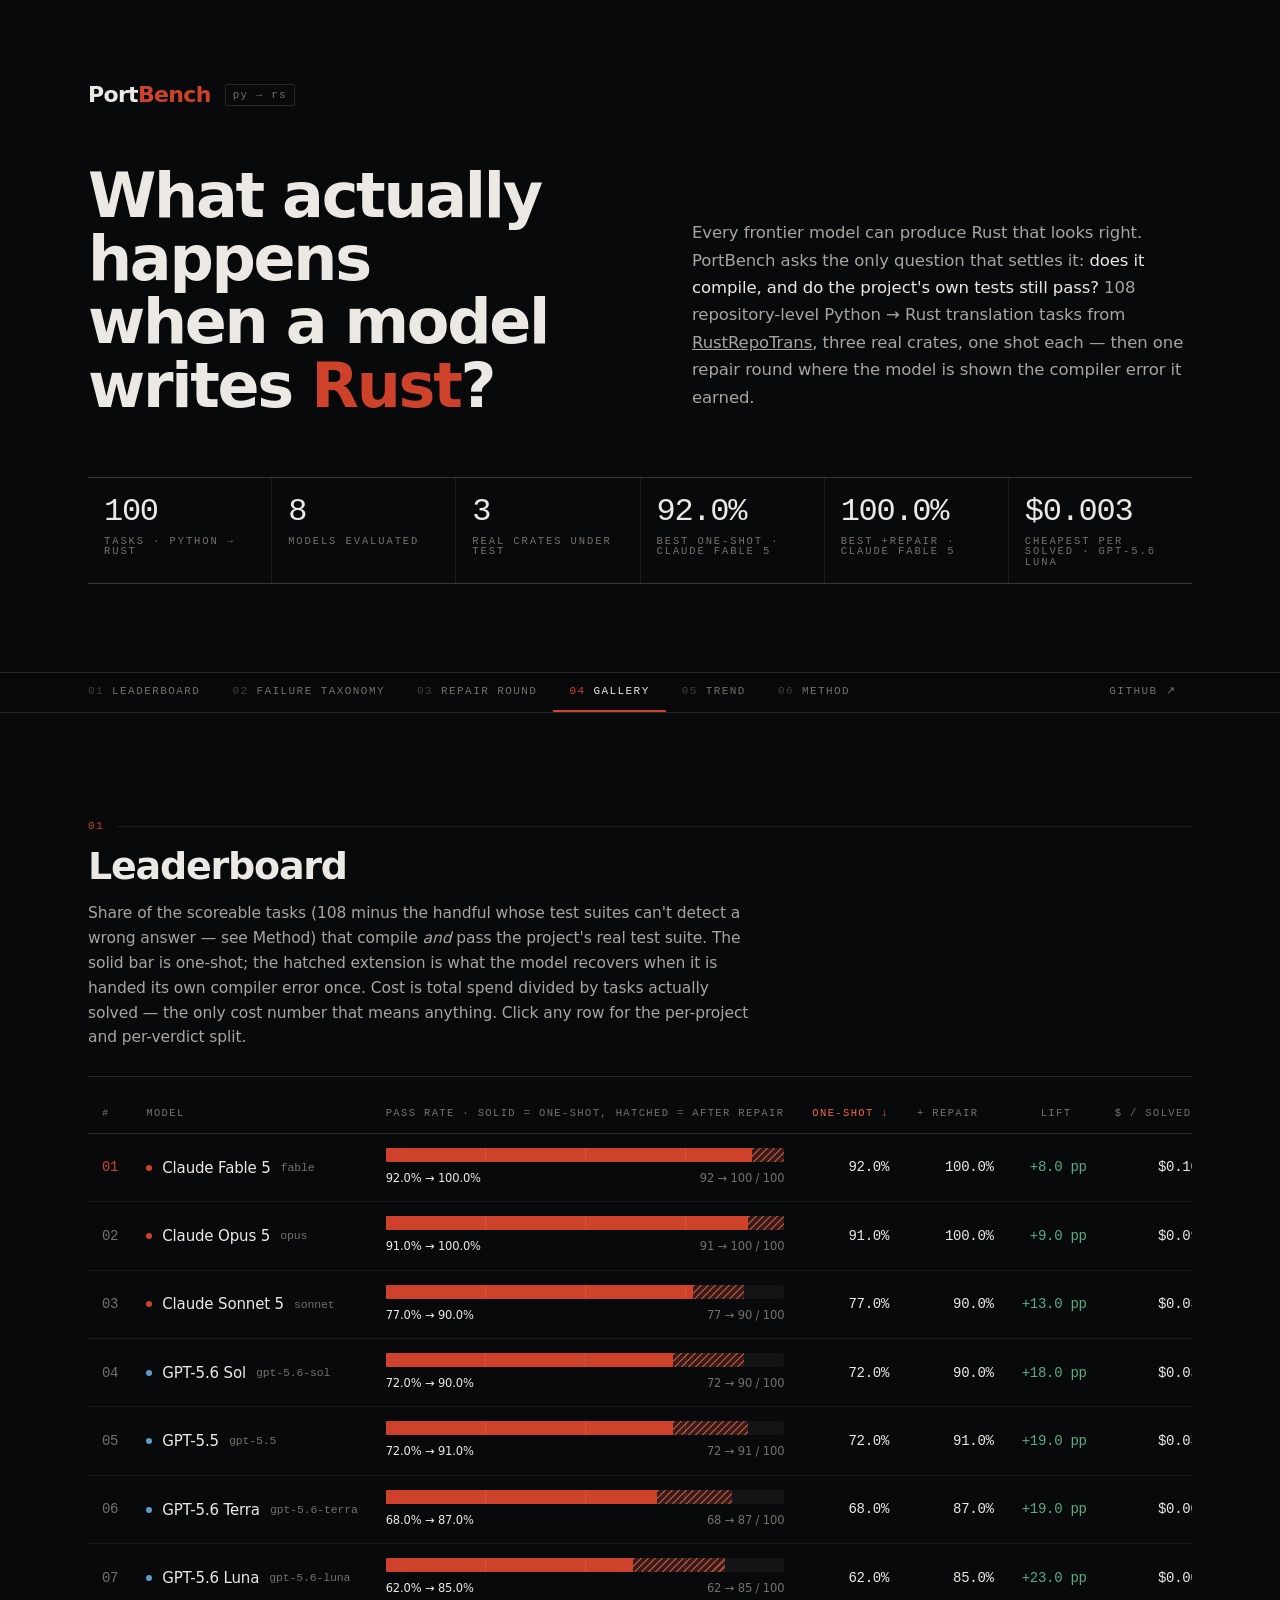
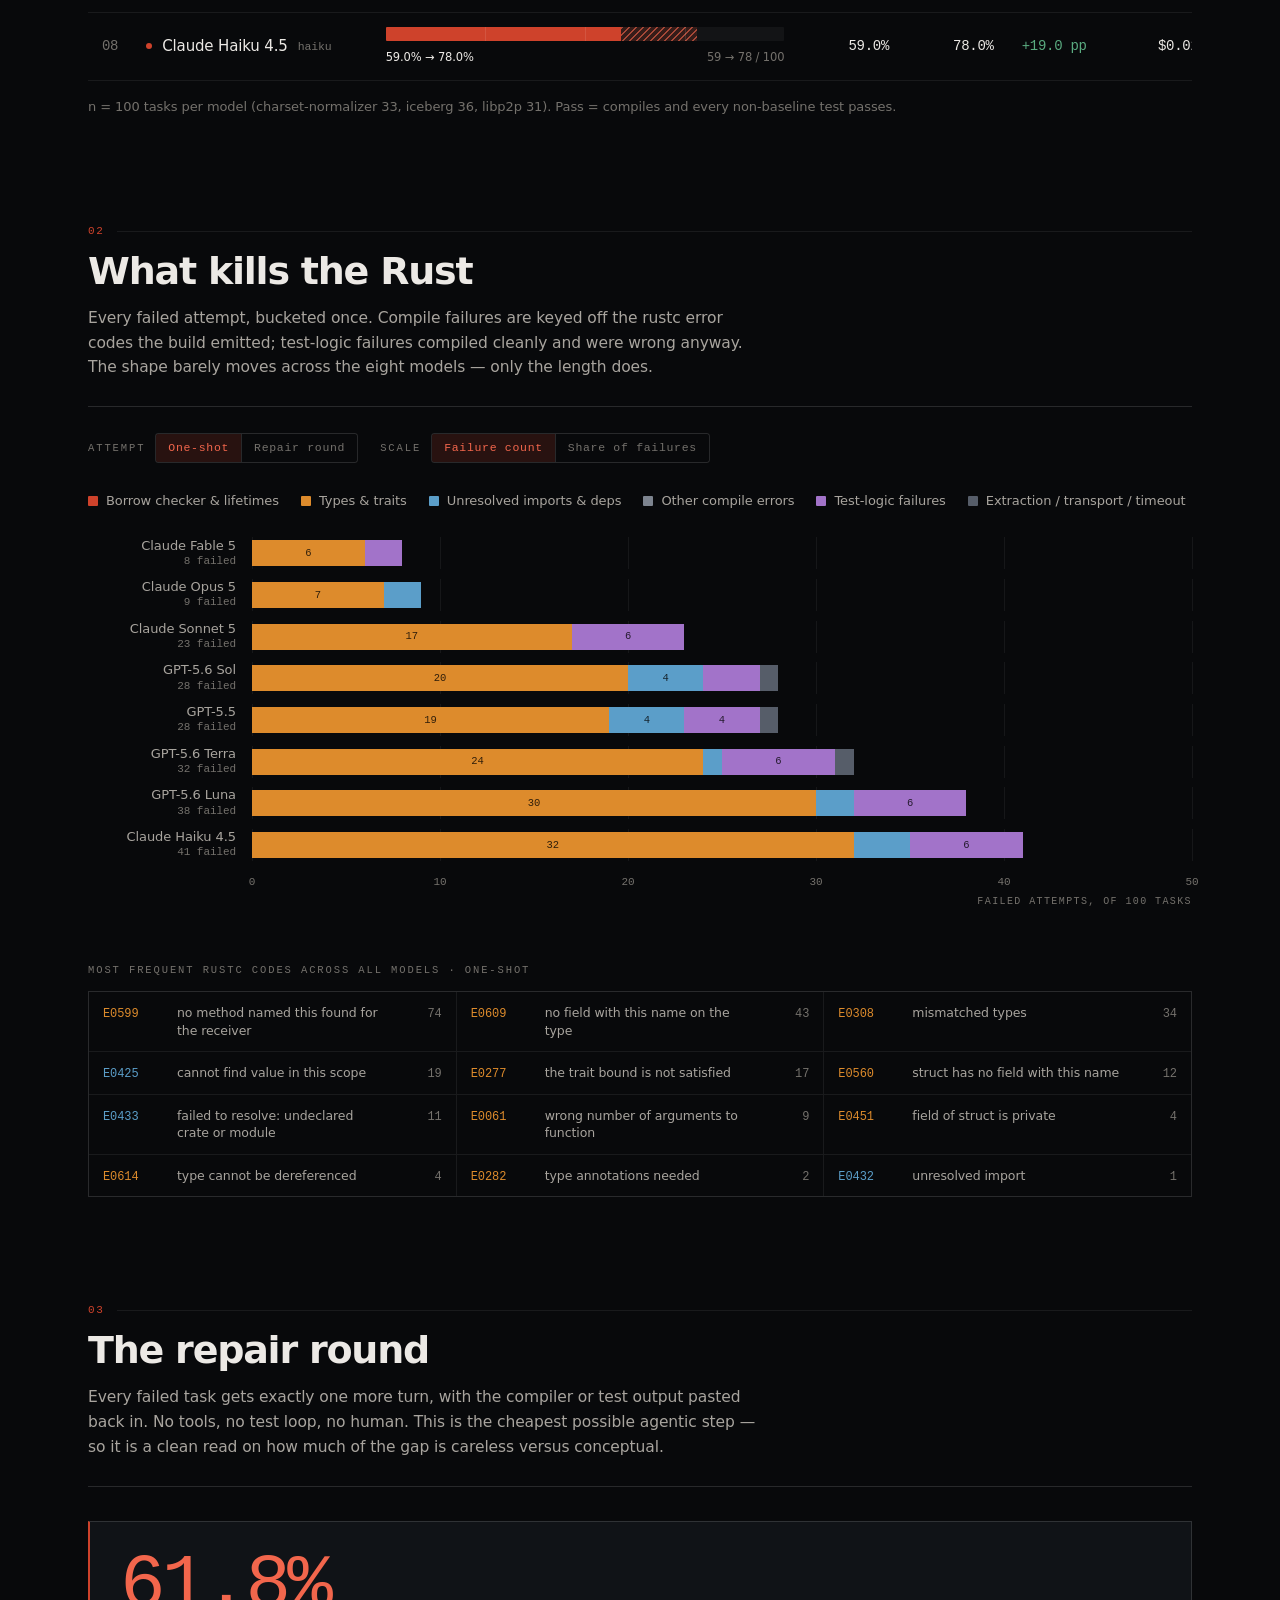
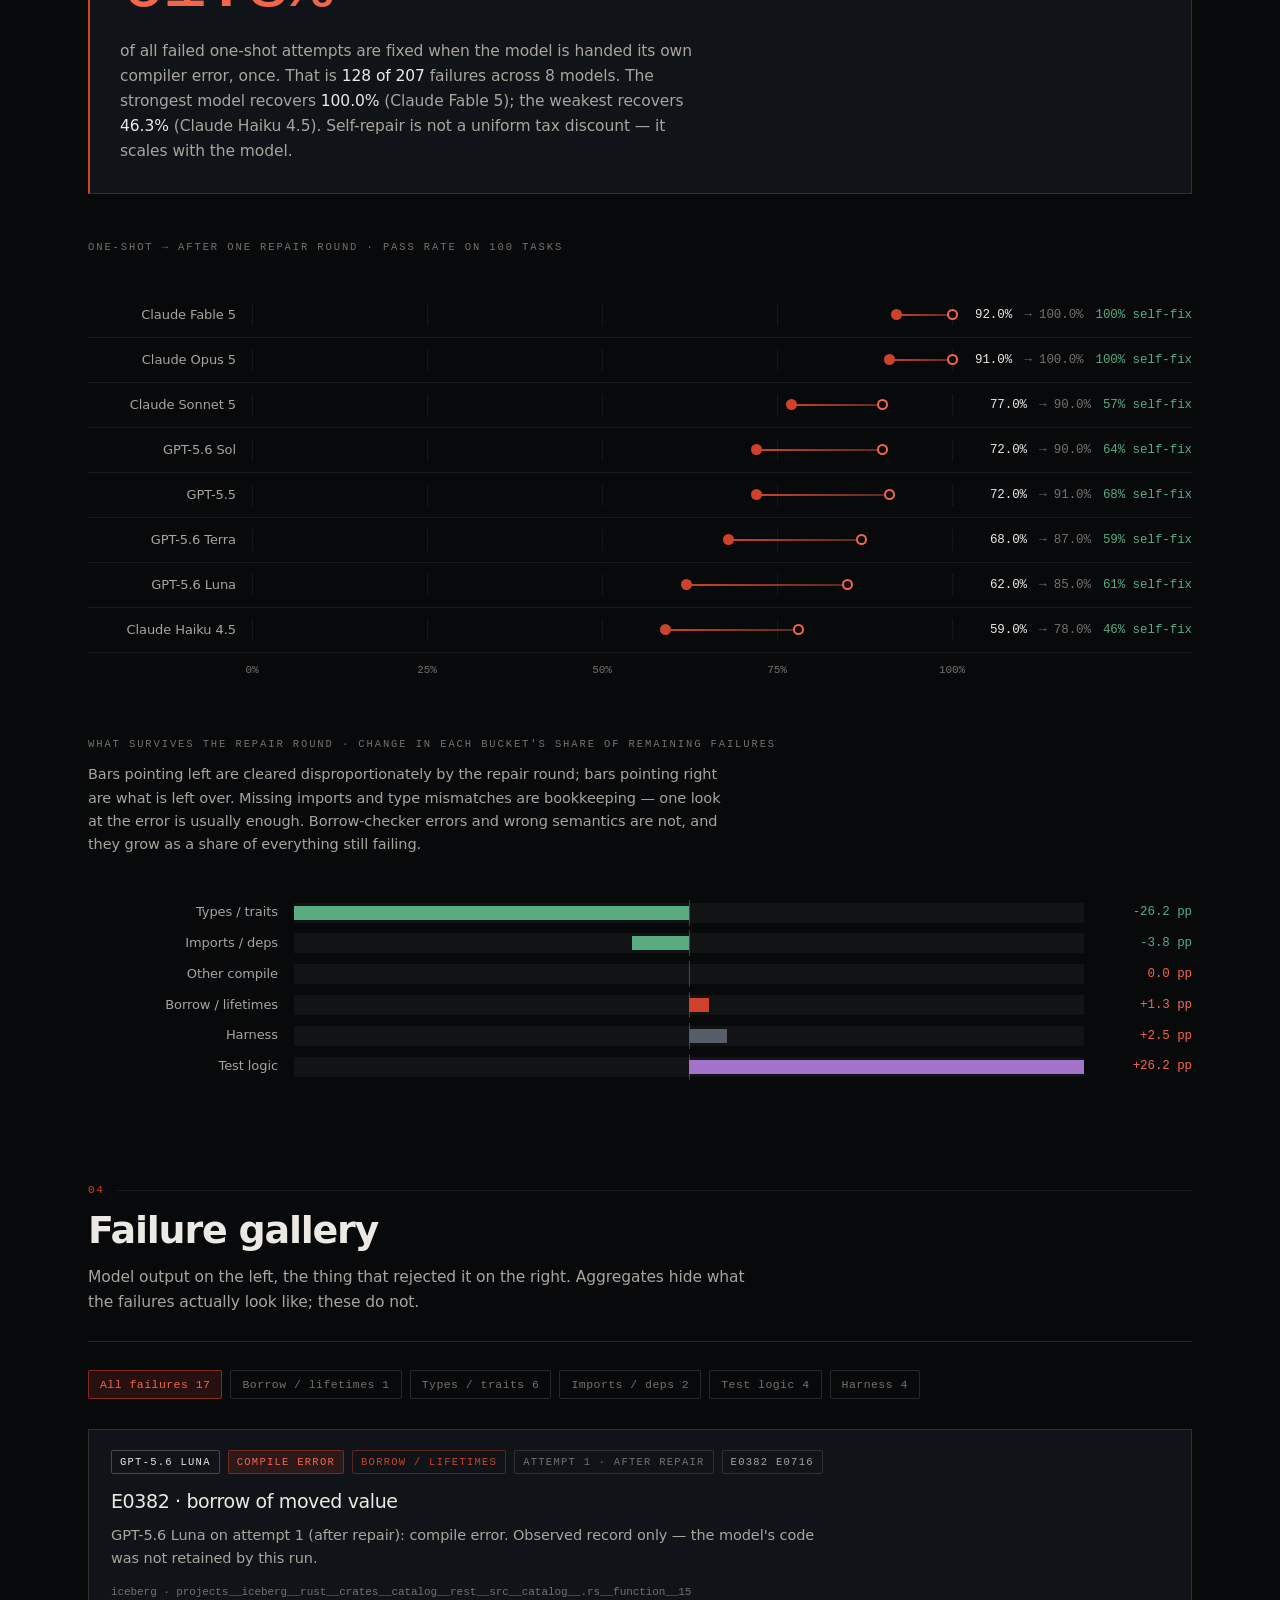
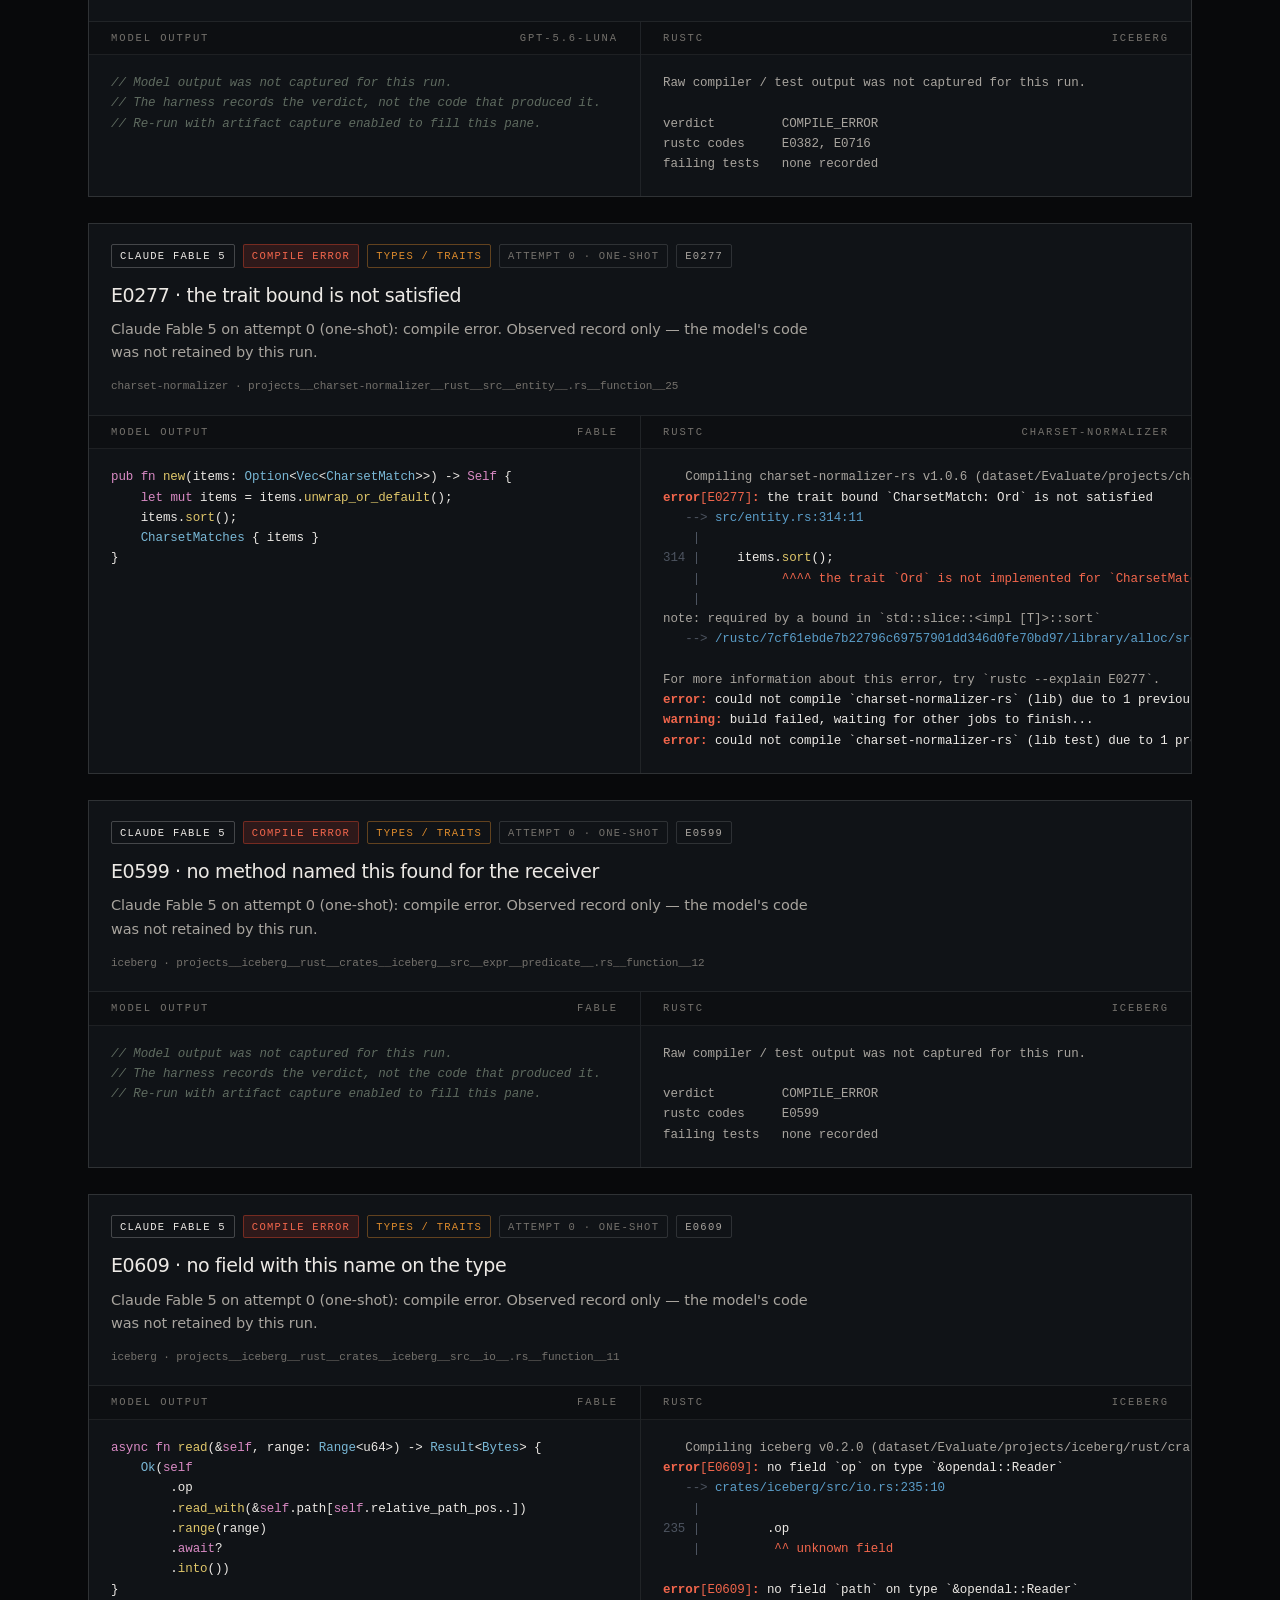
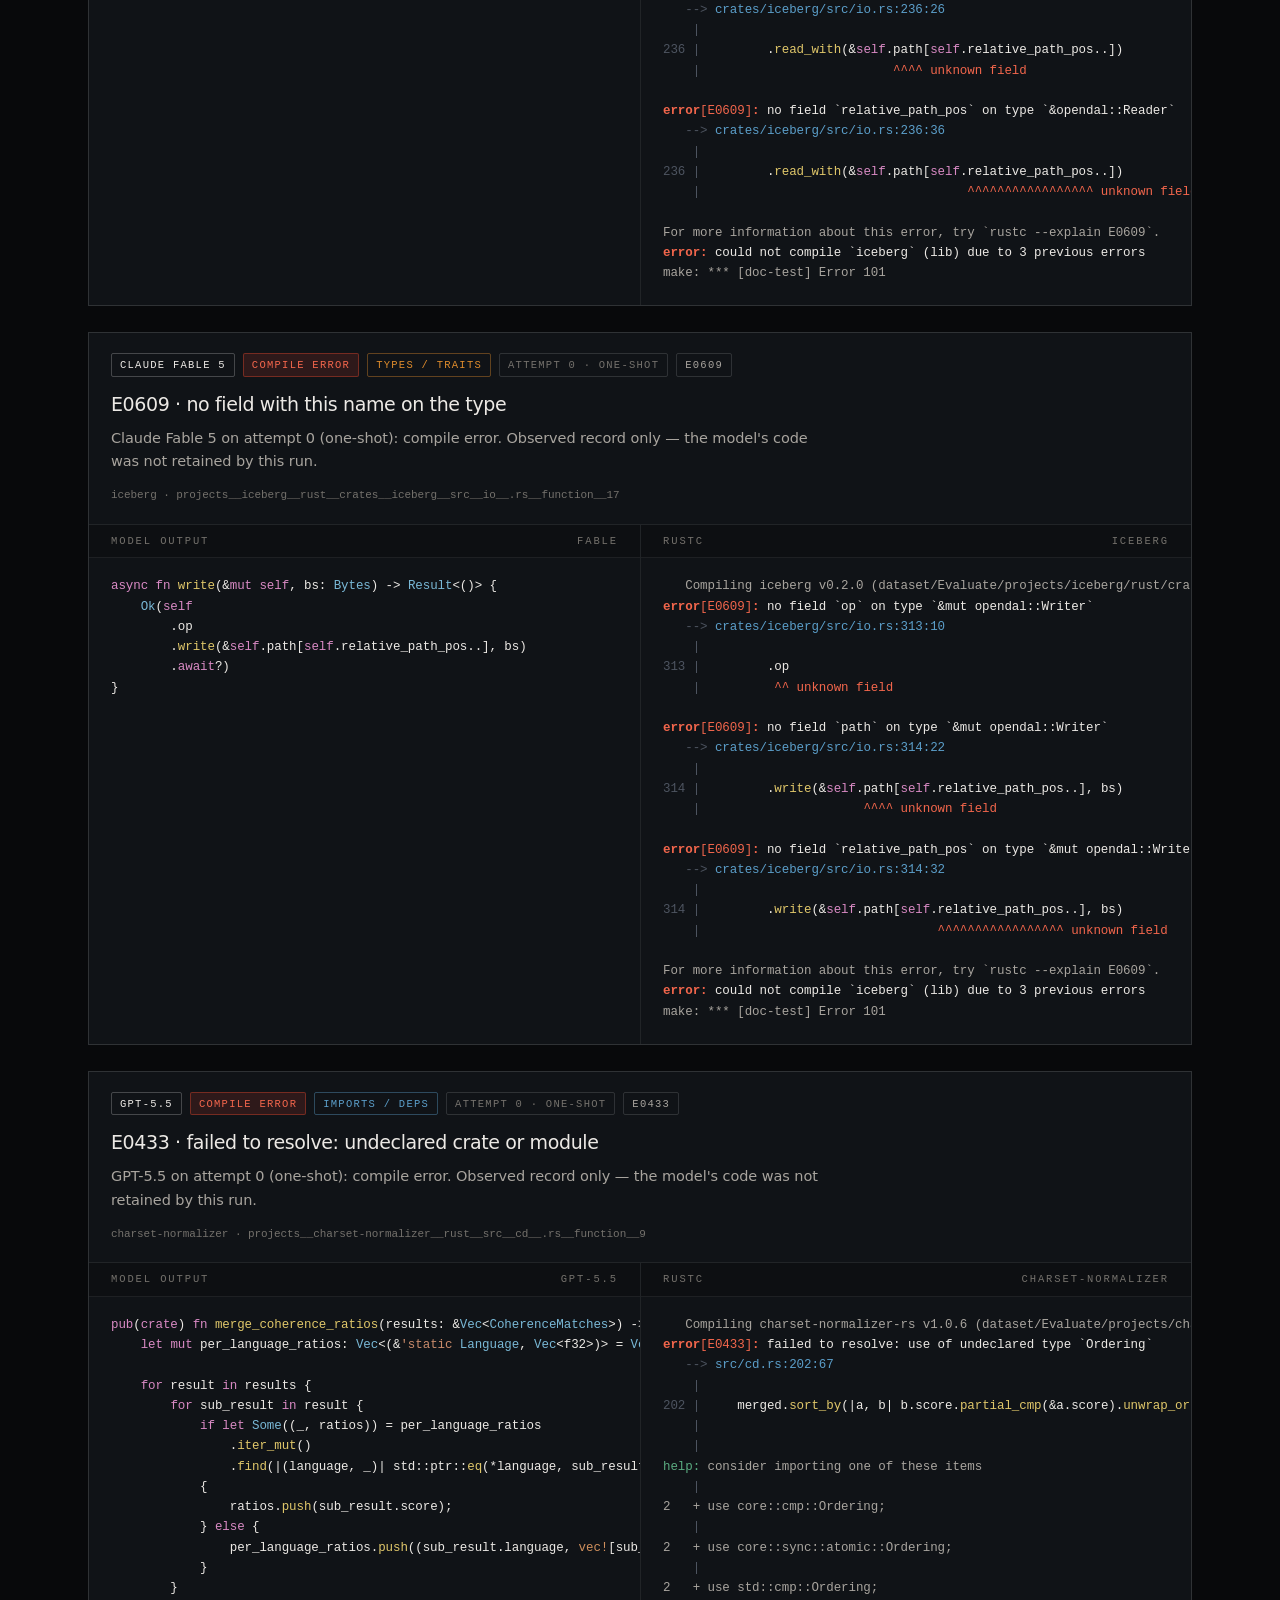
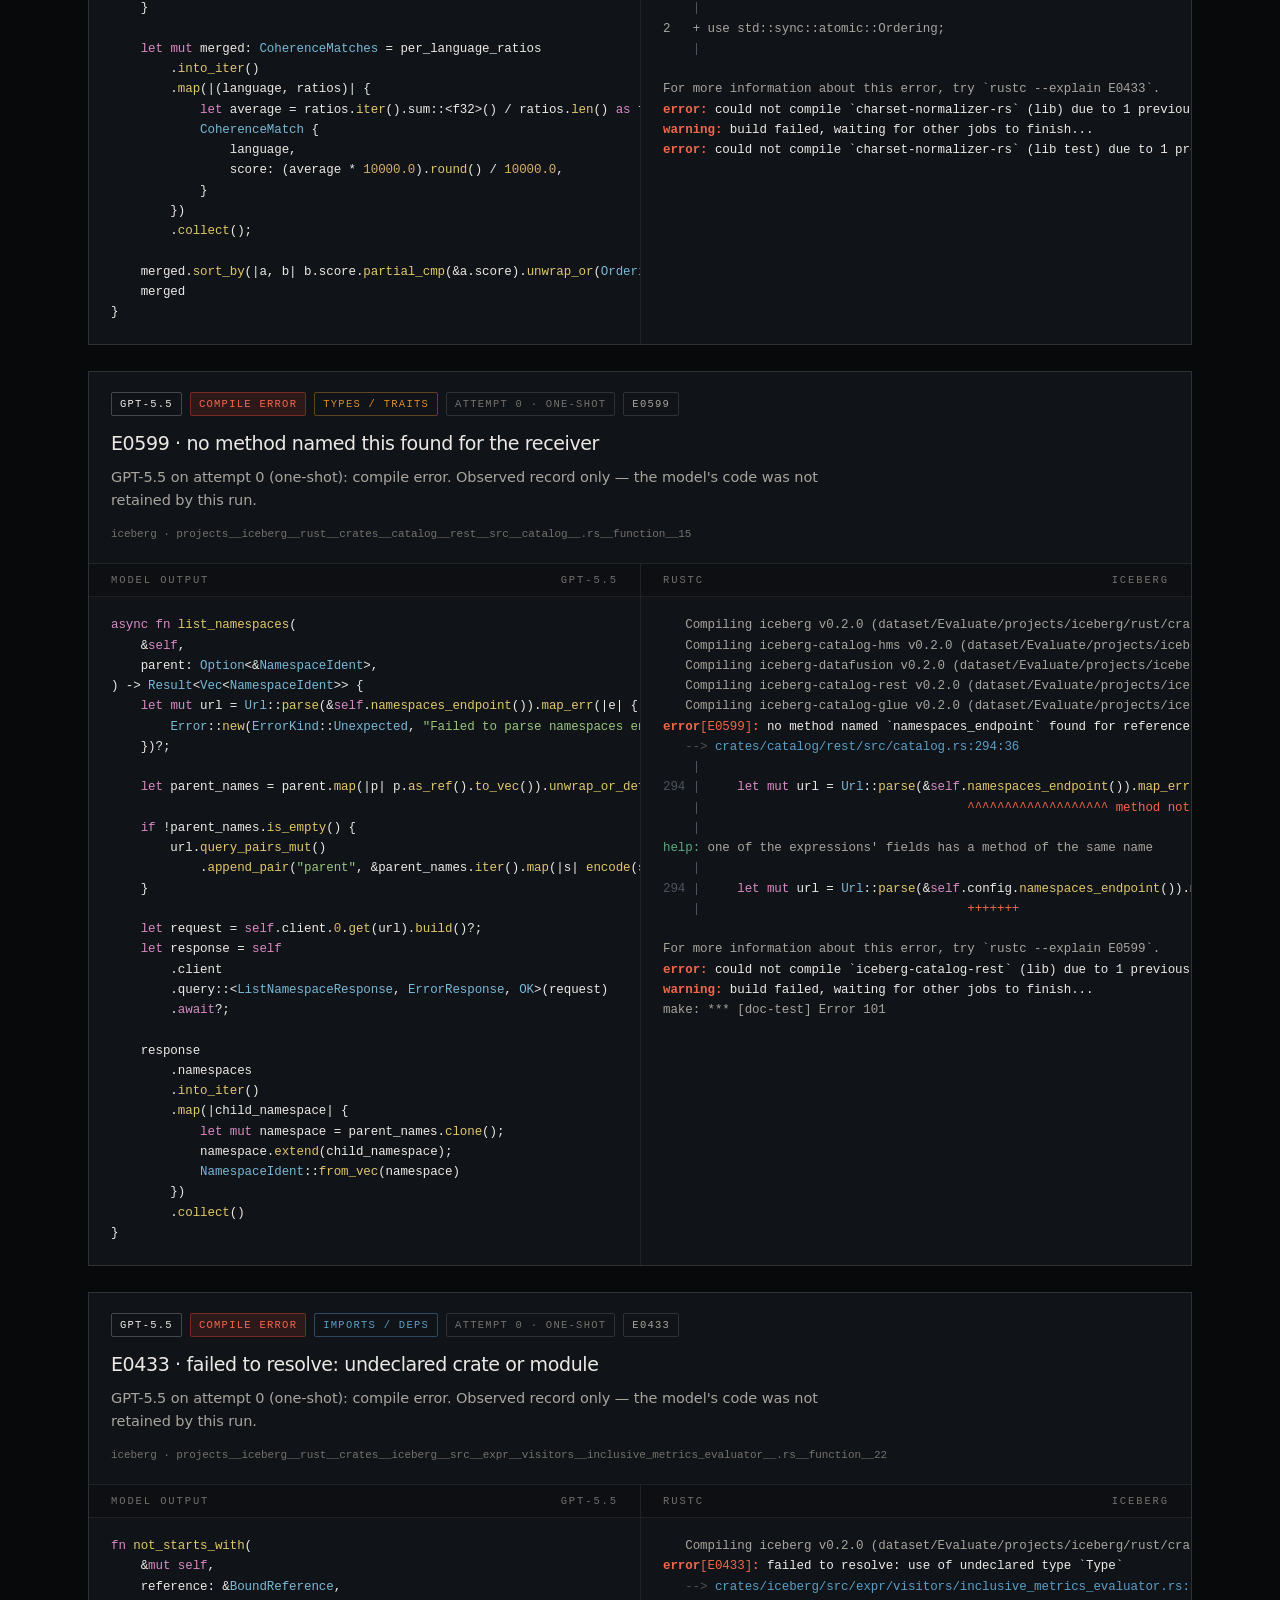
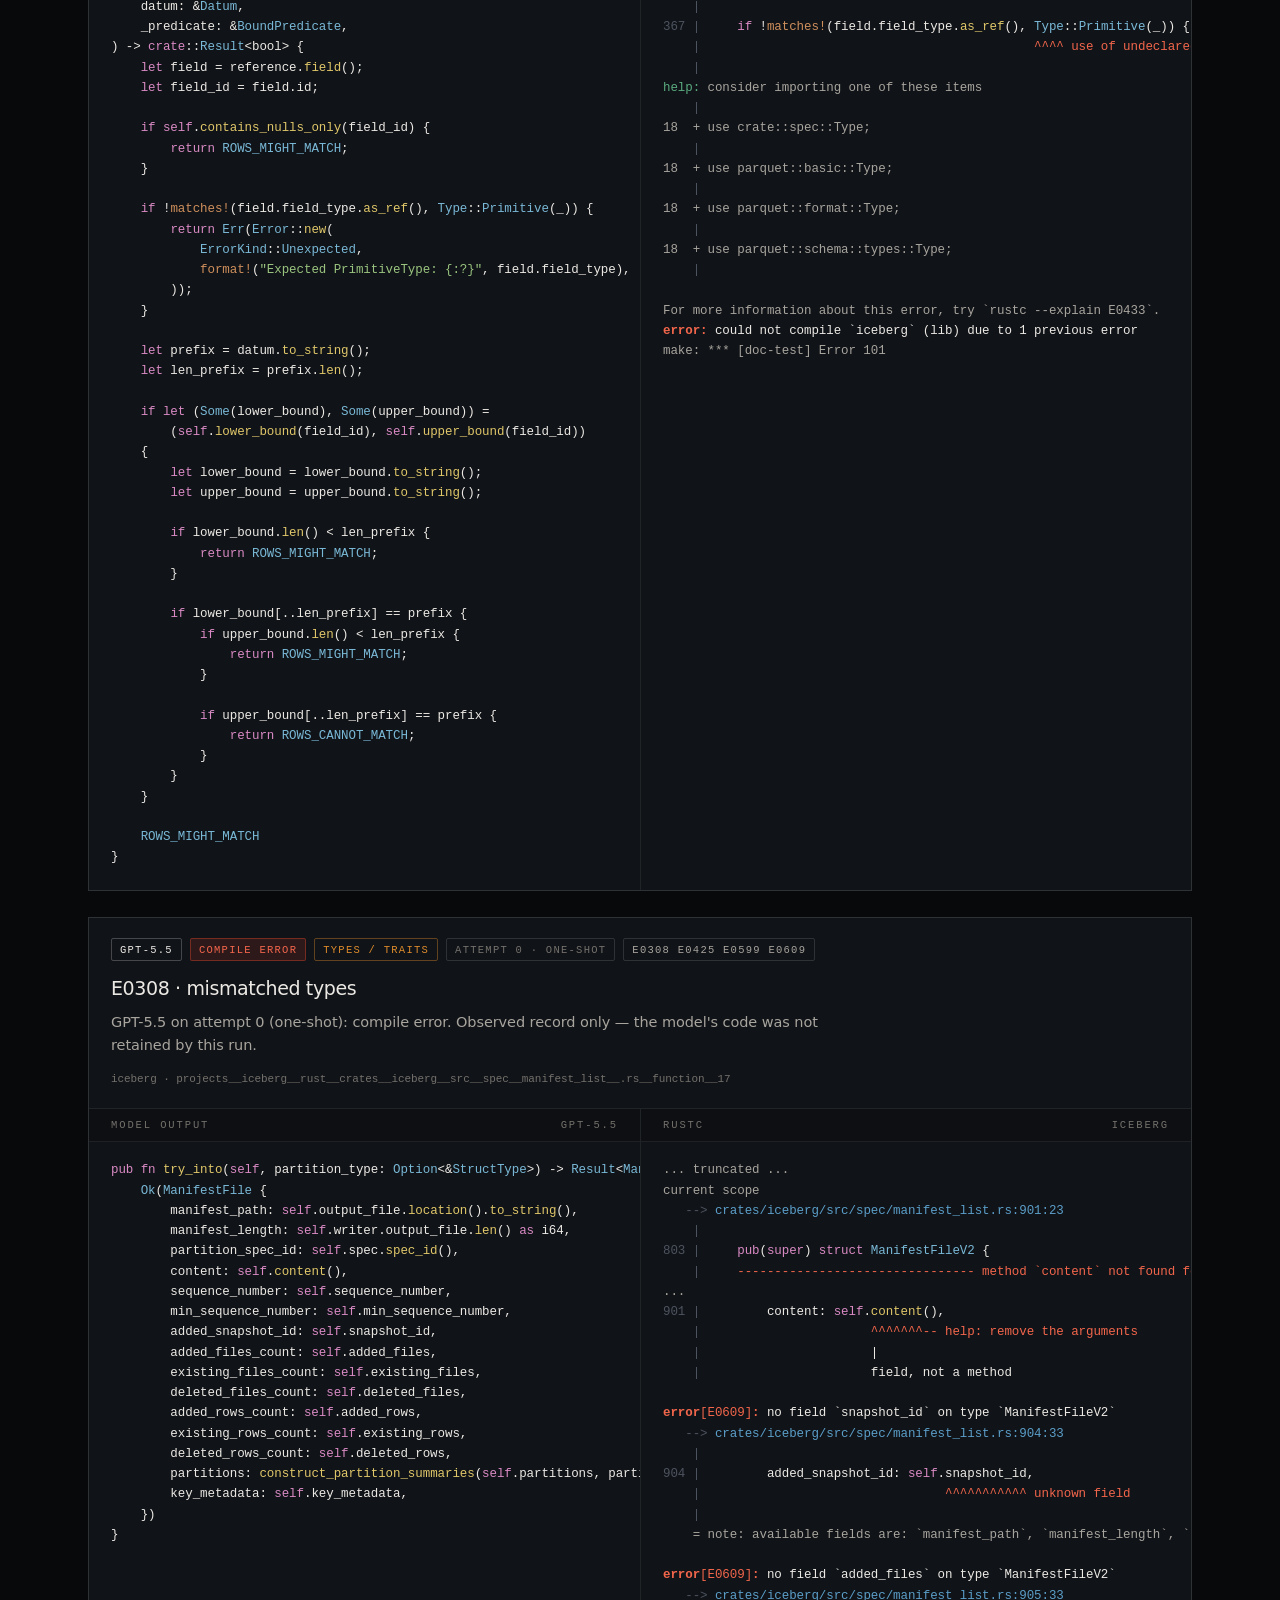
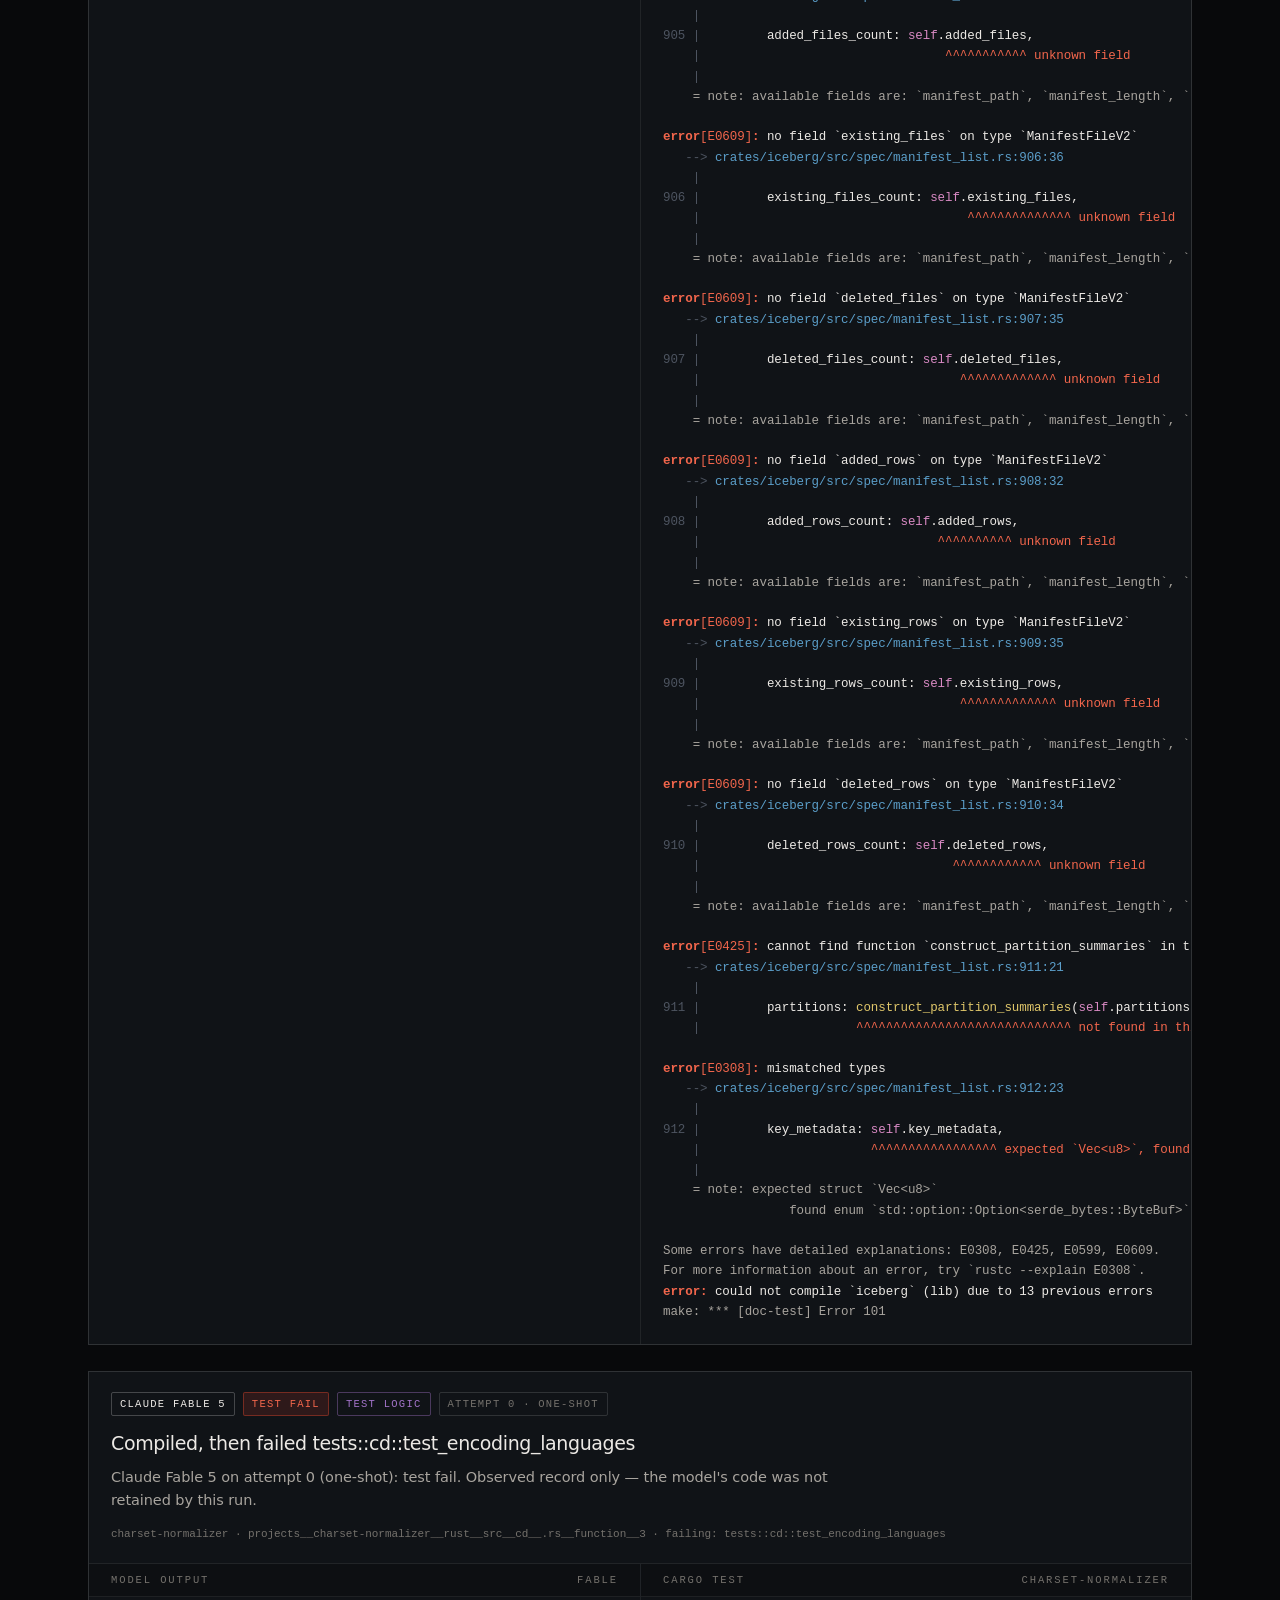
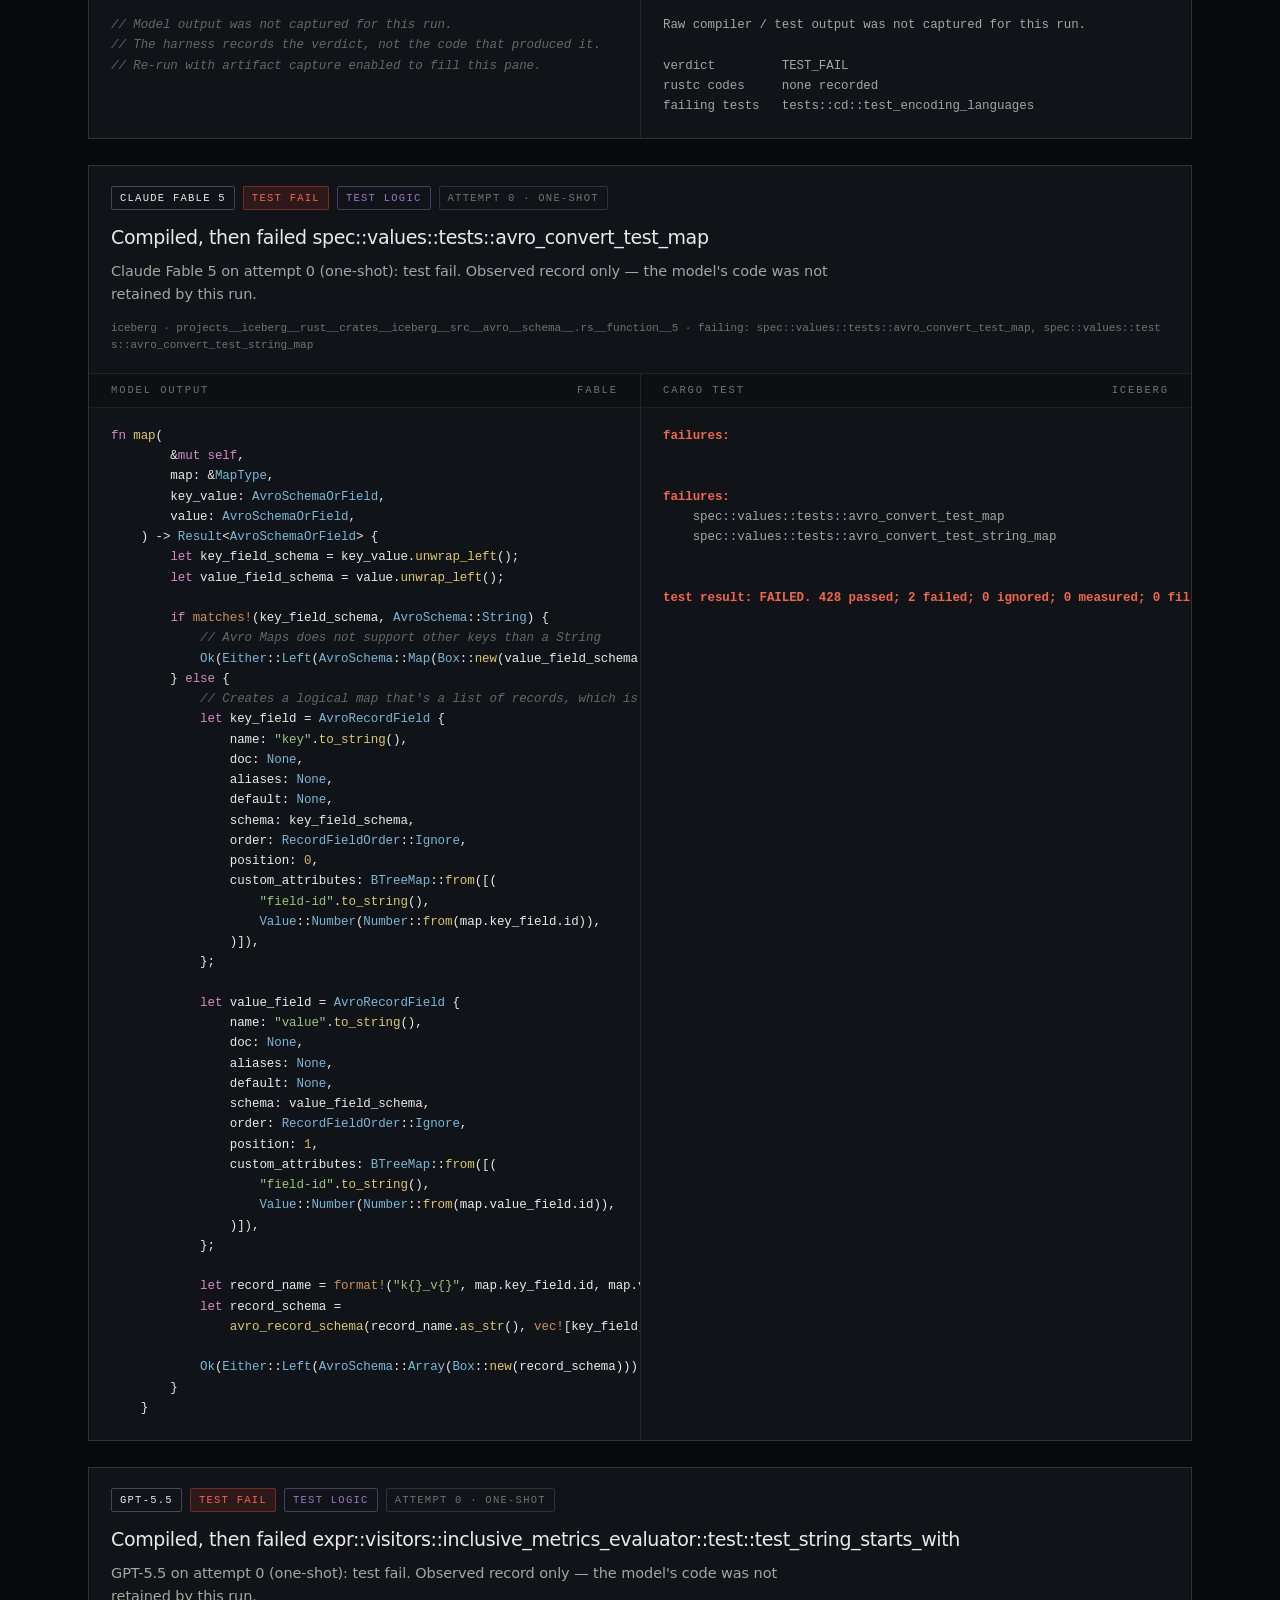
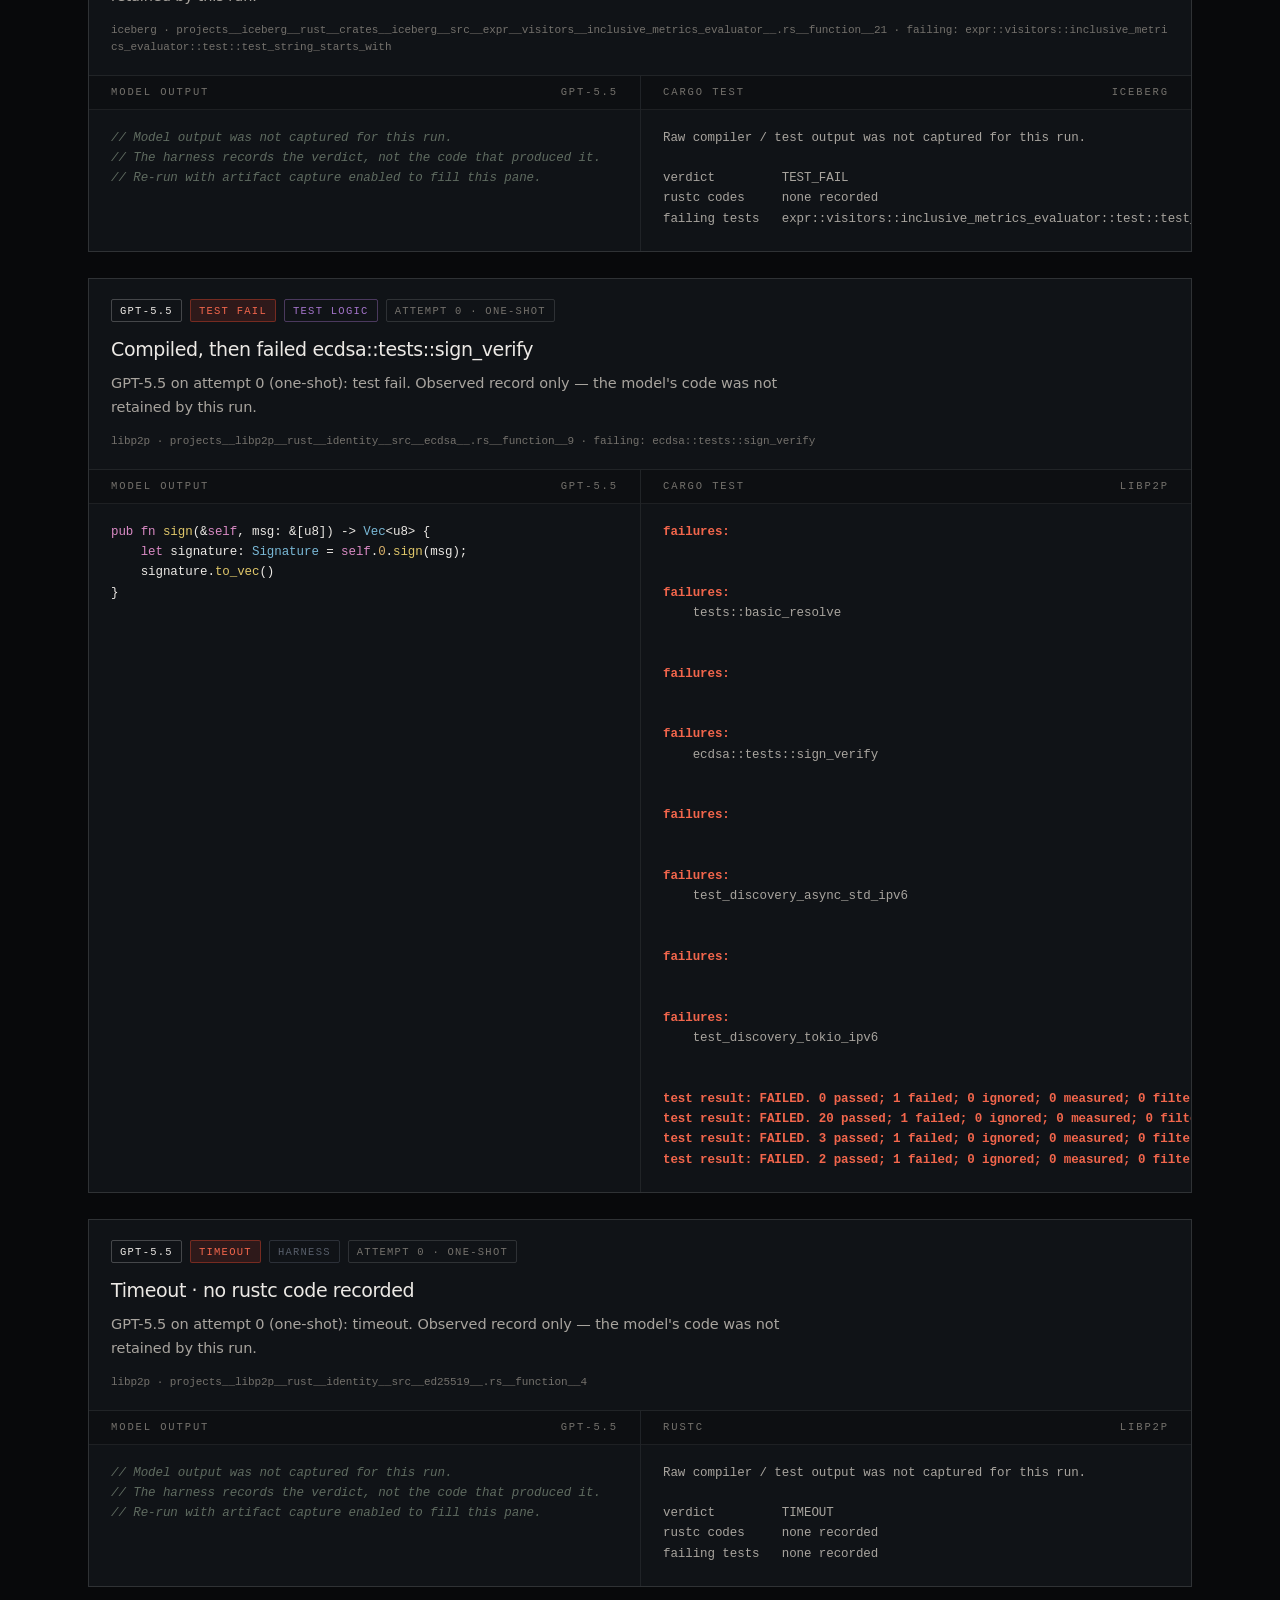
<file: site/index.html>
<!doctype html>
<html lang="en">
<head>
<meta charset="utf-8">
<meta name="viewport" content="width=device-width, initial-scale=1">
<title>PortBench — how well do frontier models translate Python to Rust?</title>
<meta name="description" content="PortBench runs frontier AI models against the 108 Python-to-Rust translation tasks of RustRepoTrans (SYSUSELab), each verified by the project's own test suite. Leaderboard, failure taxonomy, repair-round analysis and a gallery of real compiler rejections.">
<meta name="color-scheme" content="dark">
<link rel="stylesheet" href="css/portbench.css">
<!--
  Static site. No framework, no build step, no bundler.

  Data:  every number comes from JSON under site/data/, resolved through
         site/data/manifest.json. Publishing real results is a data-only
         change: drop files into site/data/real/ and flip "dataset" in the
         manifest. No code edit, no redeploy logic.

  file://  browsers block fetch() against file:// origins (opaque origin, CORS).
           Serve the directory instead — from site/:
               python3 -m http.server 8000
           then open http://localhost:8000/ . Opening index.html directly still
           renders the shell and shows an explicit instruction panel rather than
           failing silently. Any static host (GitHub Pages included) works as-is.
-->
</head>
<body>

<div id="sample-banner" hidden>
  <div class="wrap">
    <span class="tag">Sample data</span>
    <p id="sample-banner-text">Placeholder numbers for layout only. No model run has happened yet — nothing here is a measurement.</p>
  </div>
</div>

<header class="masthead">
  <div class="wrap">
    <div class="brand">
      <h1>Port<span>Bench</span></h1>
      <span class="slug">py&nbsp;→&nbsp;rs</span>
    </div>

    <div class="herogrid">
      <h2 class="hero">What actually happens when a model writes <em>Rust</em>?</h2>
      <p class="hero-sub">
        Every frontier model can produce Rust that looks right. PortBench asks the only question that
        settles it: <strong>does it compile, and do the project's own tests still pass?</strong>
        108 repository-level Python&nbsp;→&nbsp;Rust translation tasks from
        <a href="https://github.com/SYSUSELab/RustRepoTrans">RustRepoTrans</a>, three real crates,
        one shot each — then one repair round where the model is shown the compiler error it earned.
      </p>
    </div>

    <div class="statstrip" id="statstrip" aria-label="Run summary"></div>
  </div>
</header>

<nav class="secnav" aria-label="Sections">
  <div class="wrap">
    <a href="#leaderboard"><b>01</b> Leaderboard</a>
    <a href="#taxonomy"><b>02</b> Failure taxonomy</a>
    <a href="#repair"><b>03</b> Repair round</a>
    <a href="#gallery"><b>04</b> Gallery</a>
    <a href="#trend"><b>05</b> Trend</a>
    <a href="#about"><b>06</b> Method</a>
    <a class="repo" href="https://github.com/kgarg2468/PortBench">GitHub&nbsp;↗</a>
  </div>
</nav>

<main>

  <!-- 01 ------------------------------------------------------------------ -->
  <section id="leaderboard">
    <div class="wrap">
      <div class="sechead">
        <div class="rail"><span class="no">01</span><span class="tick"></span></div>
        <h3>Leaderboard</h3>
        <p>
          Share of the scoreable tasks (108 minus the handful whose test suites can't detect a wrong
          answer — see Method) that compile <em>and</em> pass the project's real test suite.
          The solid bar is one-shot; the hatched extension is what the model recovers when it is
          handed its own compiler error once. Cost is total spend divided by tasks actually solved —
          the only cost number that means anything. Click any row for the per-project and per-verdict split.
        </p>
      </div>
      <div id="board-mount" class="loading">Loading leaderboard…</div>
    </div>
  </section>

  <!-- 02 ------------------------------------------------------------------ -->
  <section id="taxonomy">
    <div class="wrap">
      <div class="sechead">
        <div class="rail"><span class="no">02</span><span class="tick"></span></div>
        <h3>What kills the Rust</h3>
        <p>
          Every failed attempt, bucketed once. Compile failures are keyed off the rustc error codes
          the build emitted; test-logic failures compiled cleanly and were wrong anyway. The shape
          barely moves across the eight models — only the length does.
        </p>
      </div>
      <div id="taxonomy-mount" class="loading">Loading taxonomy…</div>
    </div>
  </section>

  <!-- 03 ------------------------------------------------------------------ -->
  <section id="repair">
    <div class="wrap">
      <div class="sechead">
        <div class="rail"><span class="no">03</span><span class="tick"></span></div>
        <h3>The repair round</h3>
        <p>
          Every failed task gets exactly one more turn, with the compiler or test output pasted back
          in. No tools, no test loop, no human. This is the cheapest possible agentic step — so it is
          a clean read on how much of the gap is careless versus conceptual.
        </p>
      </div>
      <div id="repair-mount" class="loading">Loading repair analysis…</div>
    </div>
  </section>

  <!-- 04 ------------------------------------------------------------------ -->
  <section id="gallery">
    <div class="wrap">
      <div class="sechead">
        <div class="rail"><span class="no">04</span><span class="tick"></span></div>
        <h3>Failure gallery</h3>
        <p>
          Model output on the left, the thing that rejected it on the right. Aggregates hide what the
          failures actually look like; these do not.
        </p>
      </div>
      <div id="gallery-mount" class="loading">Loading gallery…</div>
    </div>
  </section>

  <!-- 05 ------------------------------------------------------------------ -->
  <section id="trend">
    <div class="wrap">
      <div class="sechead">
        <div class="rail"><span class="no">05</span><span class="tick"></span></div>
        <h3>Is this getting better?</h3>
        <p>
          One point per full sweep. The frontier line is the best model on that date; the median line
          is the whole field. The model set is not constant across sweeps, so read the slope, not the
          gap between the two lines.
        </p>
      </div>
      <div id="trend-mount" class="loading">Loading trend…</div>
    </div>
  </section>

</main>

<!-- 06 -------------------------------------------------------------------- -->
<footer id="about">
  <div class="wrap">
    <div class="sechead abouthead">
      <div class="rail"><span class="no">06</span><span class="tick"></span></div>
      <h3>Method &amp; credit</h3>
    </div>

    <div class="aboutgrid">
      <div>
        <h4>Method, in six sentences</h4>
        <ol>
          <li>Each model gets one shot per task: the Python source function, the target Rust
            signature, and the surrounding declarations and <code>use</code> lines — no tools, no
            retrieval, no test access.</li>
          <li>If the attempt fails, it gets exactly one repair round in which the compiler or test
            output is handed back, and nothing else changes.</li>
          <li>The emitted function is spliced into the real crate and the project's own test suite is
            run — <code>cargo test --workspace --no-fail-fast</code>, or <code>make unit-test</code>
            for iceberg.</li>
          <li>Tests that already fail on the untouched tree are subtracted per project via a baseline
            allowlist, so a flaky mDNS or DNS test in libp2p can never be charged to a model.</li>
          <li>A task counts as solved only when it compiles and every non-baseline test passes;
            everything else is bucketed by verdict and by rustc error code.</li>
          <li>Before any model ran, every task was mutation-calibrated: its reference solution was
            replaced with <code>unimplemented!()</code> and the suite had to notice — tasks whose
            tests can't detect even a missing body are excluded from every denominator on this
            page.</li>
        </ol>
      </div>

      <div>
        <div class="credit">
          <h4>Dataset credit</h4>
          <p>
            The 108 tasks are the Python&nbsp;→&nbsp;Rust slice of
            <strong><a href="https://github.com/SYSUSELab/RustRepoTrans">RustRepoTrans</a></strong>,
            a repository-level code translation benchmark targeting Rust, by
            <strong>SYSUSELab</strong>. The task selection, the paired functions, the dependency
            context and the choice of projects are entirely their work.
          </p>
          <p>
            PortBench adds only the harness, the current-model runs, the taxonomy and this site.
            The benchmark is cloned at run time and treated as read-only input — it is never
            vendored or redistributed here.
          </p>
          <p>
            Upstream projects under test:
            <a href="https://github.com/apache/iceberg-rust">iceberg-rust</a> (Apache-2.0),
            <a href="https://github.com/libp2p/rust-libp2p">rust-libp2p</a> (MIT/Apache-2.0),
            <a href="https://github.com/nickspring/charset-normalizer-rs">charset-normalizer-rs</a> (MIT).
          </p>
        </div>

        <div style="margin-top:32px">
          <h4>Reading the numbers</h4>
          <p>
            <strong>One-shot</strong> is pass@1 with a single sample — not best-of-n. A model that is
            merely inconsistent will look worse here than one that is confidently mediocre, which is
            the intended bias: this measures whether the first answer ships.
          </p>
          <p>
            <strong>Cost per solved task</strong> divides total spend across all attempts, repair
            round included, by the number of tasks solved. Unsolved work is not free and is not
            excluded.
          </p>
        </div>
      </div>
    </div>

    <div class="colophon">
      <span class="eyebrow">PortBench · results are versioned JSON in the repo · <a href="https://github.com/kgarg2468/PortBench">github.com/kgarg2468/PortBench</a></span>
      <span class="eyebrow" id="colophon-run">—</span>
    </div>
  </div>
</footer>

<script src="js/highlight.js"></script>
<script src="js/app.js"></script>
</body>
</html>
</file>
<file: site/css/portbench.css>
/* PortBench — leaderboard site
   No framework, no build step. Plain CSS, custom properties, system fonts.
   Palette is deliberately narrow: near-black ground, warm off-white ink,
   rust orange as the only saturated accent, one hue per taxonomy bucket. */

:root {
  --bg:        #08090b;
  --bg-raise:  #0d0f12;
  --panel:     #101317;
  --panel-2:   #14181d;

  --line:      rgba(255, 255, 255, .07);
  --line-mid:  rgba(255, 255, 255, .13);
  --line-hi:   rgba(255, 255, 255, .22);

  --ink:       #ece9e5;
  --ink-2:     #a8a49e;
  --ink-3:     #74716c;

  --rust:      #ce422b;
  --rust-lit:  #f2664c;
  --rust-dim:  rgba(206, 66, 43, .16);
  --pass:      #5aab80;

  --b-borrow:  #ce422b;
  --b-types:   #dd8b2c;
  --b-imports: #5b9ec9;
  --b-other:   #7d848f;
  --b-test:    #a273c9;
  --b-harness: #565d69;

  --sans: -apple-system, BlinkMacSystemFont, "SF Pro Text", "Segoe UI", Inter, system-ui, sans-serif;
  --mono: ui-monospace, "SF Mono", SFMono-Regular, "JetBrains Mono", Menlo, Consolas, monospace;

  --gutter: clamp(18px, 4vw, 48px);
  --maxw: 1200px;
}

*, *::before, *::after { box-sizing: border-box; }

html { -webkit-text-size-adjust: 100%; scroll-behavior: smooth; }
@media (prefers-reduced-motion: reduce) {
  html { scroll-behavior: auto; }
  * { animation-duration: .01ms !important; transition-duration: .01ms !important; }
}

body {
  margin: 0;
  background: var(--bg);
  color: var(--ink);
  font: 400 16px/1.6 var(--sans);
  letter-spacing: -.005em;
  -webkit-font-smoothing: antialiased;
}

a { color: inherit; }
a:focus-visible, button:focus-visible, [tabindex]:focus-visible {
  outline: 2px solid var(--rust-lit);
  outline-offset: 2px;
  border-radius: 2px;
}

.wrap { width: 100%; max-width: var(--maxw); margin: 0 auto; padding: 0 var(--gutter); }

/* ---------- shared type ---------- */

.eyebrow {
  font: 500 10.5px/1 var(--mono);
  text-transform: uppercase;
  letter-spacing: .18em;
  color: var(--ink-3);
}
.num { font-family: var(--mono); font-variant-numeric: tabular-nums; letter-spacing: -.02em; }
.dimmed { color: var(--ink-2); }

/* ---------- sample-data banner ---------- */

#sample-banner {
  position: sticky;
  top: 0;
  z-index: 60;
  background: linear-gradient(180deg, #2a0f0a, #1a0a07);
  border-bottom: 1px solid rgba(206, 66, 43, .45);
  box-shadow: 0 1px 0 rgba(206, 66, 43, .12);
}
#sample-banner[hidden] { display: none; }
#sample-banner .wrap {
  display: flex;
  align-items: baseline;
  gap: 12px;
  flex-wrap: wrap;
  padding-top: 9px;
  padding-bottom: 9px;
}
#sample-banner .tag {
  font: 600 10.5px/1 var(--mono);
  text-transform: uppercase;
  letter-spacing: .18em;
  color: #0b0806;
  background: var(--rust-lit);
  padding: 5px 8px 4px;
  border-radius: 2px;
  white-space: nowrap;
}
#sample-banner p { margin: 0; font-size: 13.5px; color: #f0cdc4; }

/* ---------- masthead ---------- */

.masthead { padding: clamp(40px, 7vw, 84px) 0 0; }

.brand { display: flex; align-items: center; gap: 14px; }
.brand h1 {
  margin: 0;
  font: 700 22px/1 var(--sans);
  letter-spacing: -.03em;
}
.brand h1 span { color: var(--rust); }
.brand .slug {
  font: 500 11px/1 var(--mono);
  letter-spacing: .1em;
  color: var(--ink-3);
  border: 1px solid var(--line-mid);
  border-radius: 2px;
  padding: 5px 7px 4px;
}

.herogrid {
  margin: clamp(30px, 5vw, 58px) 0 0;
  display: grid;
  grid-template-columns: minmax(0, 1.08fr) minmax(0, 1fr);
  gap: clamp(28px, 5vw, 72px);
  align-items: end;
}
.hero {
  margin: 0;
  max-width: 13ch;
  font: 600 clamp(34px, 5.6vw, 62px)/1.02 var(--sans);
  letter-spacing: -.037em;
  text-wrap: balance;
}
.hero em { font-style: normal; color: var(--rust); }
.hero-sub {
  margin: 0 0 6px;
  max-width: 56ch;
  font-size: clamp(15px, 1.4vw, 16.5px);
  line-height: 1.66;
  color: var(--ink-2);
}
.hero-sub strong { color: var(--ink); font-weight: 500; }

/* stat strip */
.statstrip {
  display: grid;
  grid-template-columns: repeat(auto-fit, minmax(128px, 1fr));
  gap: 1px;
  margin: clamp(34px, 6vw, 60px) 0 0;
  background: var(--line);
  border-top: 1px solid var(--line-mid);
  border-bottom: 1px solid var(--line-mid);
}
.statstrip .stat { background: var(--bg); padding: 18px 16px 16px; }
.statstrip .stat .v {
  display: block;
  font: 500 clamp(24px, 3.2vw, 32px)/1 var(--mono);
  font-variant-numeric: tabular-nums;
  letter-spacing: -.04em;
}
.statstrip .stat .k { display: block; margin-top: 8px; }

/* ---------- section nav ---------- */

.secnav {
  position: sticky;
  top: 0;
  z-index: 50;
  margin-top: clamp(48px, 8vw, 88px);
  background: rgba(8, 9, 11, .86);
  backdrop-filter: saturate(150%) blur(12px);
  -webkit-backdrop-filter: saturate(150%) blur(12px);
  border-top: 1px solid var(--line-mid);
  border-bottom: 1px solid var(--line-mid);
}
/* --banner-h is measured in app.js so the nav docks under the sample banner
   whatever height that banner wraps to. Zeroed on small screens, where the
   banner scrolls away instead of stacking. */
body.has-sample .secnav { top: var(--banner-h, 0px); }
.secnav .wrap { display: flex; align-items: stretch; gap: 0; overflow-x: auto; scrollbar-width: none; }
.secnav .wrap::-webkit-scrollbar { display: none; }
.secnav a {
  flex: none;
  display: flex;
  align-items: center;
  gap: 8px;
  padding: 13px 16px;
  text-decoration: none;
  color: var(--ink-3);
  font: 500 11px/1 var(--mono);
  text-transform: uppercase;
  letter-spacing: .13em;
  white-space: nowrap;
  border-bottom: 2px solid transparent;
  transition: color .15s ease;
}
.secnav a:first-child { padding-left: 0; }
.secnav a b { color: var(--line-hi); font-weight: 500; }
.secnav a:hover { color: var(--ink); }
.secnav a.active { color: var(--ink); border-bottom-color: var(--rust); }
.secnav a.active b { color: var(--rust); }
.secnav .repo { margin-left: auto; color: var(--ink-3); }

/* ---------- sections ---------- */

section { padding: clamp(58px, 9vw, 108px) 0 0; scroll-margin-top: 100px; }

.sechead { display: grid; gap: 14px; padding-bottom: 26px; border-bottom: 1px solid var(--line-mid); }
.sechead .rail { display: flex; align-items: center; gap: 12px; }
.sechead .rail .no {
  font: 500 11px/1 var(--mono);
  letter-spacing: .16em;
  color: var(--rust);
}
.sechead .rail .tick { flex: 1; height: 1px; background: var(--line); }
.sechead h3 {
  margin: 0;
  font: 600 clamp(26px, 3.8vw, 38px)/1.08 var(--sans);
  letter-spacing: -.032em;
}
.sechead p {
  margin: 0;
  max-width: 68ch;
  color: var(--ink-2);
  font-size: 15.5px;
  line-height: 1.6;
}

/* ---------- controls ---------- */

.controls { display: flex; flex-wrap: wrap; gap: 22px; align-items: center; margin: 26px 0 0; }
.ctrl { display: flex; align-items: center; gap: 10px; }
.ctrl > .eyebrow { flex: none; }
.segmented { display: inline-flex; border: 1px solid var(--line-mid); border-radius: 3px; overflow: hidden; }
.segmented button {
  appearance: none;
  border: 0;
  background: transparent;
  color: var(--ink-3);
  font: 500 11.5px/1 var(--mono);
  letter-spacing: .06em;
  padding: 8px 12px;
  cursor: pointer;
  transition: background .15s ease, color .15s ease;
}
.segmented button + button { border-left: 1px solid var(--line-mid); }
.segmented button:hover { color: var(--ink); }
.segmented button[aria-pressed="true"] { background: var(--rust-dim); color: var(--rust-lit); }

/* ---------- leaderboard ---------- */

.tablewrap { margin-top: 30px; overflow-x: auto; -webkit-overflow-scrolling: touch; }
table.board { width: 100%; min-width: 860px; border-collapse: collapse; }
table.board caption { caption-side: bottom; text-align: left; padding-top: 16px; color: var(--ink-3); font-size: 13px; }

table.board th {
  text-align: right;
  padding: 0 14px 12px;
  font: 500 10.5px/1.3 var(--mono);
  text-transform: uppercase;
  letter-spacing: .13em;
  color: var(--ink-3);
  border-bottom: 1px solid var(--line-mid);
  white-space: nowrap;
  vertical-align: bottom;
}
table.board th:first-child, table.board th.left { text-align: left; }
table.board th[data-sort] { cursor: pointer; user-select: none; }
table.board th[data-sort]:hover { color: var(--ink); }
table.board th[data-sort]::after { content: "  "; white-space: pre; }
table.board th[aria-sort="descending"] { color: var(--rust-lit); }
table.board th[aria-sort="descending"]::after { content: " ↓"; }
table.board th[aria-sort="ascending"] { color: var(--rust-lit); }
table.board th[aria-sort="ascending"]::after { content: " ↑"; }

table.board td {
  padding: 14px;
  border-bottom: 1px solid var(--line);
  text-align: right;
  font-family: var(--mono);
  font-variant-numeric: tabular-nums;
  font-size: 14px;
  letter-spacing: -.02em;
  vertical-align: middle;
  white-space: nowrap;
}
table.board td.left { text-align: left; font-family: var(--sans); font-size: 15px; letter-spacing: -.01em; }
table.board tr.row { cursor: pointer; }
table.board tr.row:hover td { background: var(--bg-raise); }
table.board tr.row.open td { background: var(--panel); }

td.rank { color: var(--ink-3); font-size: 12px; width: 1%; }
tr.row:first-child td.rank { color: var(--rust); }

.mname { display: flex; align-items: center; gap: 10px; white-space: nowrap; }
.mname .fam { width: 6px; height: 6px; border-radius: 50%; flex: none; }
.mname .fam.claude { background: var(--rust); }
.mname .fam.gpt { background: var(--b-imports); }
.mname .id { color: var(--ink-3); font: 400 11.5px/1 var(--mono); }

.bar {
  position: relative;
  display: flex;
  height: 14px;
  min-width: 190px;
  background: rgba(255, 255, 255, .045);
  border-radius: 1px;
  overflow: hidden;
}
.bar .seg-one { background: var(--rust); }
.bar .seg-rep {
  background-color: rgba(206, 66, 43, .18);
  background-image: repeating-linear-gradient(135deg, rgba(242, 102, 76, .6) 0 1.5px, transparent 1.5px 5px);
}
.bar .tick { position: absolute; top: 0; bottom: 0; width: 1px; background: rgba(255, 255, 255, .1); }
.barcell { width: 34%; }
.barcell .lab { display: flex; justify-content: space-between; gap: 10px; margin-top: 7px; font-size: 11.5px; color: var(--ink-3); }
.barcell .lab .hi { color: var(--ink); }

td.lift { color: var(--pass); }
td.cost .unit { color: var(--ink-3); font-size: 11.5px; }
td.chev { width: 1%; color: var(--ink-3); font-size: 11px; }

tr.detail > td { padding: 0; border-bottom: 1px solid var(--line); background: var(--panel); }
tr.detail .inner {
  display: grid;
  grid-template-columns: repeat(auto-fit, minmax(260px, 1fr));
  gap: 30px;
  padding: 26px 14px 30px;
}
.detail-block h4 { margin: 0 0 14px; font: 500 10.5px/1 var(--mono); text-transform: uppercase; letter-spacing: .16em; color: var(--ink-3); }
.projrow { display: grid; grid-template-columns: 130px 1fr 74px; gap: 12px; align-items: center; margin-bottom: 9px; font-size: 12.5px; }
.projrow .pname { color: var(--ink-2); font-family: var(--mono); font-size: 11.5px; overflow: hidden; text-overflow: ellipsis; }
.projrow .num { color: var(--ink); text-align: right; }
.projrow .bar { min-width: 0; height: 10px; }

.vmix { display: flex; height: 22px; border-radius: 1px; overflow: hidden; }
.vmix > i { display: block; }
.vlegend { display: flex; flex-wrap: wrap; gap: 6px 16px; margin-top: 12px; }
.vlegend span { display: inline-flex; align-items: center; gap: 7px; font: 400 11.5px/1 var(--mono); color: var(--ink-2); }
.vlegend i { width: 8px; height: 8px; border-radius: 1px; flex: none; }

/* ---------- taxonomy chart ---------- */

.legend { display: flex; flex-wrap: wrap; gap: 10px 22px; margin: 28px 0 6px; }
.legend .item { display: inline-flex; align-items: baseline; gap: 8px; font-size: 13px; color: var(--ink-2); }
.legend .item i { width: 10px; height: 10px; border-radius: 1px; flex: none; transform: translateY(1px); }

.taxchart { margin-top: 26px; }
.taxrow { display: grid; grid-template-columns: minmax(96px, 148px) 1fr; gap: 16px; align-items: center; margin-bottom: 10px; }
.taxrow .rowlab { text-align: right; font-size: 13px; color: var(--ink-2); line-height: 1.25; }
.taxrow .rowlab .n { display: block; font: 400 11px/1.4 var(--mono); color: var(--ink-3); }
.taxplot { position: relative; }
.taxgrid { position: absolute; inset: 0; pointer-events: none; }
.taxgrid i { position: absolute; top: -3px; bottom: -3px; width: 1px; background: rgba(255, 255, 255, .06); }
.taxbar { position: relative; display: flex; height: 26px; }
.taxbar > i { display: block; position: relative; }
.taxbar > i > b {
  position: absolute;
  inset: 0;
  display: grid;
  place-items: center;
  font: 500 10.5px/1 var(--mono);
  color: rgba(0, 0, 0, .72);
}
.taxaxis { display: grid; grid-template-columns: minmax(96px, 148px) 1fr; gap: 16px; margin-top: 8px; }
.taxaxis .ticks { position: relative; height: 48px; }
.taxaxis .ticks span {
  position: absolute;
  top: 6px;
  transform: translateX(-50%);
  font: 400 11px/1 var(--mono);
  color: var(--ink-3);
  white-space: nowrap;
}
.taxaxis .ticks .title {
  position: absolute;
  right: 0;
  top: 26px;
  transform: none;
  color: var(--ink-3);
  text-transform: uppercase;
  letter-spacing: .14em;
  font-size: 10px;
}

.codes { margin-top: 46px; display: grid; grid-template-columns: repeat(auto-fill, minmax(280px, 1fr)); gap: 1px; background: var(--line); border: 1px solid var(--line); }
.coderow { background: var(--bg); padding: 12px 14px; display: grid; grid-template-columns: 62px 1fr 42px; gap: 12px; align-items: baseline; }
.coderow .code { font: 500 12px/1 var(--mono); }
.coderow .msg { font-size: 12.5px; color: var(--ink-2); line-height: 1.4; }
.coderow .ct { text-align: right; font: 400 12px/1 var(--mono); color: var(--ink-3); }

/* ---------- repair ---------- */

.bignum {
  display: grid;
  grid-template-columns: minmax(0, 1fr);
  gap: 18px;
  margin: 34px 0 0;
  padding: 30px;
  background: var(--panel);
  border: 1px solid var(--line-mid);
  border-left: 2px solid var(--rust);
}
.bignum .v { font: 500 clamp(44px, 9vw, 76px)/.92 var(--mono); letter-spacing: -.05em; color: var(--rust-lit); }
.bignum p { margin: 0; max-width: 60ch; color: var(--ink-2); font-size: 15.5px; }
.bignum p strong { color: var(--ink); font-weight: 500; }

.dumbbells { margin-top: 40px; }
.dbrow { display: grid; grid-template-columns: minmax(96px, 148px) 1fr minmax(196px, 224px); gap: 16px; align-items: center; padding: 11px 0; border-bottom: 1px solid var(--line); }
.dbrow .rowlab { text-align: right; font-size: 13px; color: var(--ink-2); }
.dbtrack { position: relative; height: 22px; }
.dbtrack .grid { position: absolute; inset: 0; }
.dbtrack .grid i { position: absolute; top: 0; bottom: 0; width: 1px; background: rgba(255, 255, 255, .06); }
.dbtrack .link { position: absolute; top: 50%; height: 2px; transform: translateY(-50%); background: linear-gradient(90deg, var(--rust), rgba(242, 102, 76, .35)); }
.dbtrack .dot { position: absolute; top: 50%; width: 11px; height: 11px; margin: -5.5px 0 0 -5.5px; border-radius: 50%; }
.dbtrack .dot.one { background: var(--rust); }
.dbtrack .dot.rep { background: var(--bg); border: 2px solid var(--rust-lit); }
.dbrow .vals { display: flex; justify-content: flex-end; gap: 12px; font: 400 12.5px/1 var(--mono); font-variant-numeric: tabular-nums; color: var(--ink-3); white-space: nowrap; }
.dbrow .vals .a { color: var(--ink); }
.dbrow .vals .d { color: var(--pass); }
.dbaxis { display: grid; grid-template-columns: minmax(96px, 148px) 1fr minmax(196px, 224px); gap: 16px; margin-top: 6px; }
.dbaxis .ticks { position: relative; height: 24px; }
.dbaxis .ticks span { position: absolute; top: 6px; transform: translateX(-50%); font: 400 11px/1 var(--mono); color: var(--ink-3); }

.shifts { margin-top: 46px; display: grid; gap: 10px; }
.shiftrow { display: grid; grid-template-columns: minmax(120px, 190px) 1fr minmax(72px, 92px); gap: 16px; align-items: center; font-size: 13px; }
.shiftrow .rowlab { text-align: right; color: var(--ink-2); }
.shifttrack { position: relative; height: 20px; background: rgba(255, 255, 255, .04); }
.shifttrack .zero { position: absolute; top: -3px; bottom: -3px; width: 1px; background: var(--line-hi); }
.shifttrack .fill { position: absolute; top: 3px; bottom: 3px; }
.shiftrow .delta { text-align: right; font: 400 12.5px/1 var(--mono); font-variant-numeric: tabular-nums; }
.shiftrow .delta.up { color: var(--rust-lit); }
.shiftrow .delta.down { color: var(--pass); }

/* ---------- gallery ---------- */

.filters { display: flex; flex-wrap: wrap; gap: 8px; margin: 28px 0 0; }
.filters button {
  appearance: none;
  background: transparent;
  border: 1px solid var(--line-mid);
  border-radius: 2px;
  color: var(--ink-3);
  font: 500 11.5px/1 var(--mono);
  letter-spacing: .04em;
  padding: 8px 11px;
  cursor: pointer;
  transition: color .15s ease, border-color .15s ease, background .15s ease;
}
.filters button:hover { color: var(--ink); border-color: var(--line-hi); }
.filters button[aria-pressed="true"] { color: var(--rust-lit); border-color: rgba(206, 66, 43, .55); background: var(--rust-dim); }

.cards { display: grid; gap: 26px; margin-top: 30px; }
.card { border: 1px solid var(--line-mid); background: var(--panel); }
.card > header { padding: 20px 22px; border-bottom: 1px solid var(--line); }
.chips { display: flex; flex-wrap: wrap; gap: 8px; align-items: center; }
.chip {
  font: 500 10.5px/1 var(--mono);
  text-transform: uppercase;
  letter-spacing: .12em;
  padding: 6px 8px 5px;
  border: 1px solid var(--line-mid);
  border-radius: 2px;
  color: var(--ink-2);
  white-space: nowrap;
}
.chip.model { color: var(--ink); border-color: var(--line-hi); }
.chip.verdict { color: var(--rust-lit); border-color: rgba(206, 66, 43, .45); background: var(--rust-dim); }
.chip.bucket { border-color: transparent; }
.chip.attempt { color: var(--ink-3); }
.card h4 { margin: 15px 0 0; font: 500 19px/1.32 var(--sans); letter-spacing: -.02em; text-wrap: balance; }
.card .takeaway { margin: 10px 0 0; max-width: 78ch; color: var(--ink-2); font-size: 14.5px; line-height: 1.6; }
.card .taskid { margin: 14px 0 0; font: 400 11px/1.5 var(--mono); color: var(--ink-3); word-break: break-all; }

.panes { display: grid; grid-template-columns: 1fr 1fr; }
.pane { min-width: 0; }
.pane + .pane { border-left: 1px solid var(--line); }
.pane > .phead {
  display: flex;
  justify-content: space-between;
  gap: 12px;
  padding: 11px 22px;
  border-bottom: 1px solid var(--line);
  background: var(--bg-raise);
}
.pane pre {
  margin: 0;
  padding: 18px 22px 22px;
  overflow-x: auto;
  font: 400 12.5px/1.62 var(--mono);
  tab-size: 4;
  color: var(--ink);
}
.pane pre code { font: inherit; }

/* syntax colours */
.t-cmt  { color: #5f6b60; font-style: italic; }
.t-str  { color: #9ac47f; }
.t-kw   { color: #d98ac4; }
.t-num  { color: #d9b06a; }
.t-typ  { color: #79b8d6; }
.t-fn   { color: #e0c76a; }
.t-mac  { color: #cf8f5c; }
.t-life { color: #c98b6b; }
.t-attr { color: #7f8a95; }

.e-err   { color: var(--rust-lit); font-weight: 600; }
.e-code  { color: var(--rust-lit); }
.e-msg   { color: var(--ink); }
.e-loc   { color: var(--b-imports); }
.e-gut   { color: #4d5460; }
.e-caret { color: var(--rust-lit); }
.e-note  { color: var(--ink-2); }
.e-help  { color: var(--pass); }
.e-plain { color: var(--ink-2); }

/* ---------- trend ---------- */

.chartbox { margin-top: 32px; border: 1px solid var(--line-mid); background: var(--panel); padding: 22px 20px 16px; }
.chartbox svg { display: block; width: 100%; height: auto; overflow: visible; }
.trendnotes { margin-top: 26px; display: grid; grid-template-columns: repeat(auto-fit, minmax(230px, 1fr)); gap: 1px; background: var(--line); border: 1px solid var(--line); }
.trendnotes .n { background: var(--bg); padding: 16px 16px 18px; }
.trendnotes .n .d { font: 500 12px/1 var(--mono); color: var(--rust); letter-spacing: .04em; }
.trendnotes .n p { margin: 10px 0 0; font-size: 13px; line-height: 1.55; color: var(--ink-2); }

/* ---------- about / footer ---------- */

footer#about { padding: clamp(58px, 9vw, 108px) 0 0; }
.abouthead { border-bottom: 1px solid var(--line-mid); padding-bottom: 26px; }
.aboutgrid { display: grid; grid-template-columns: repeat(auto-fit, minmax(280px, 1fr)); gap: 44px; padding: 36px 0 0; }
.aboutgrid h4 { margin: 0 0 14px; font: 500 10.5px/1 var(--mono); text-transform: uppercase; letter-spacing: .16em; color: var(--rust); }
.aboutgrid p { margin: 0 0 14px; color: var(--ink-2); font-size: 14.5px; line-height: 1.68; max-width: 62ch; }
.aboutgrid p strong { color: var(--ink); font-weight: 500; }
.aboutgrid ol { margin: 0; padding-left: 1.2em; color: var(--ink-2); font-size: 14.5px; line-height: 1.68; }
.aboutgrid li { margin-bottom: 9px; }
.aboutgrid a { color: var(--ink); text-decoration-color: var(--rust); text-underline-offset: 3px; }
.aboutgrid a:hover { color: var(--rust-lit); }

.credit {
  border: 1px solid var(--line-mid);
  border-left: 2px solid var(--rust);
  background: var(--panel);
  padding: 24px 26px;
}
.credit h4 { color: var(--rust); }
.credit p:last-child { margin-bottom: 0; }

.colophon {
  margin-top: clamp(52px, 8vw, 88px);
  border-top: 1px solid var(--line-mid);
  padding: 22px 0 60px;
  display: flex;
  flex-wrap: wrap;
  gap: 10px 26px;
  align-items: baseline;
  justify-content: space-between;
}
.colophon .eyebrow a { text-decoration: none; }
.colophon .eyebrow a:hover { color: var(--ink); }

/* ---------- load states ---------- */

.loading, .errorbox { padding: 34px 0; color: var(--ink-3); font: 400 13.5px/1.65 var(--mono); }
.errorbox { color: var(--rust-lit); }
.errorbox code { color: var(--ink); background: var(--panel); padding: 2px 6px; border-radius: 2px; }
.errorbox p { margin: 0 0 10px; max-width: 74ch; }

/* ---------- responsive ---------- */

@media (max-width: 940px) {
  .herogrid { grid-template-columns: 1fr; align-items: start; gap: 24px; }
  .hero { max-width: 16ch; }
  .hero-sub { max-width: 64ch; margin-bottom: 0; }
}

@media (max-width: 860px) {
  .panes { grid-template-columns: 1fr; }
  .pane + .pane { border-left: 0; border-top: 1px solid var(--line); }
}

@media (max-width: 720px) {
  #sample-banner { position: static; }
  body.has-sample .secnav { top: 0; }
}

@media (max-width: 620px) {
  .taxrow, .taxaxis { grid-template-columns: 84px 1fr; gap: 10px; }
  .taxrow .rowlab { font-size: 11.5px; }
  .dbrow, .dbaxis { grid-template-columns: 84px 1fr; gap: 10px; }
  .dbrow .vals { grid-column: 1 / -1; justify-content: flex-start; padding-left: 94px; }
  .dbaxis { grid-template-columns: 84px 1fr; }
  .shiftrow { grid-template-columns: 96px 1fr 62px; gap: 10px; font-size: 12px; }
  .projrow { grid-template-columns: 96px 1fr 64px; }
  .bignum { padding: 22px 20px; }
  .card > header, .pane > .phead, .pane pre { padding-left: 16px; padding-right: 16px; }
}

@media print {
  body { background: #fff; color: #000; }
}
</file>
